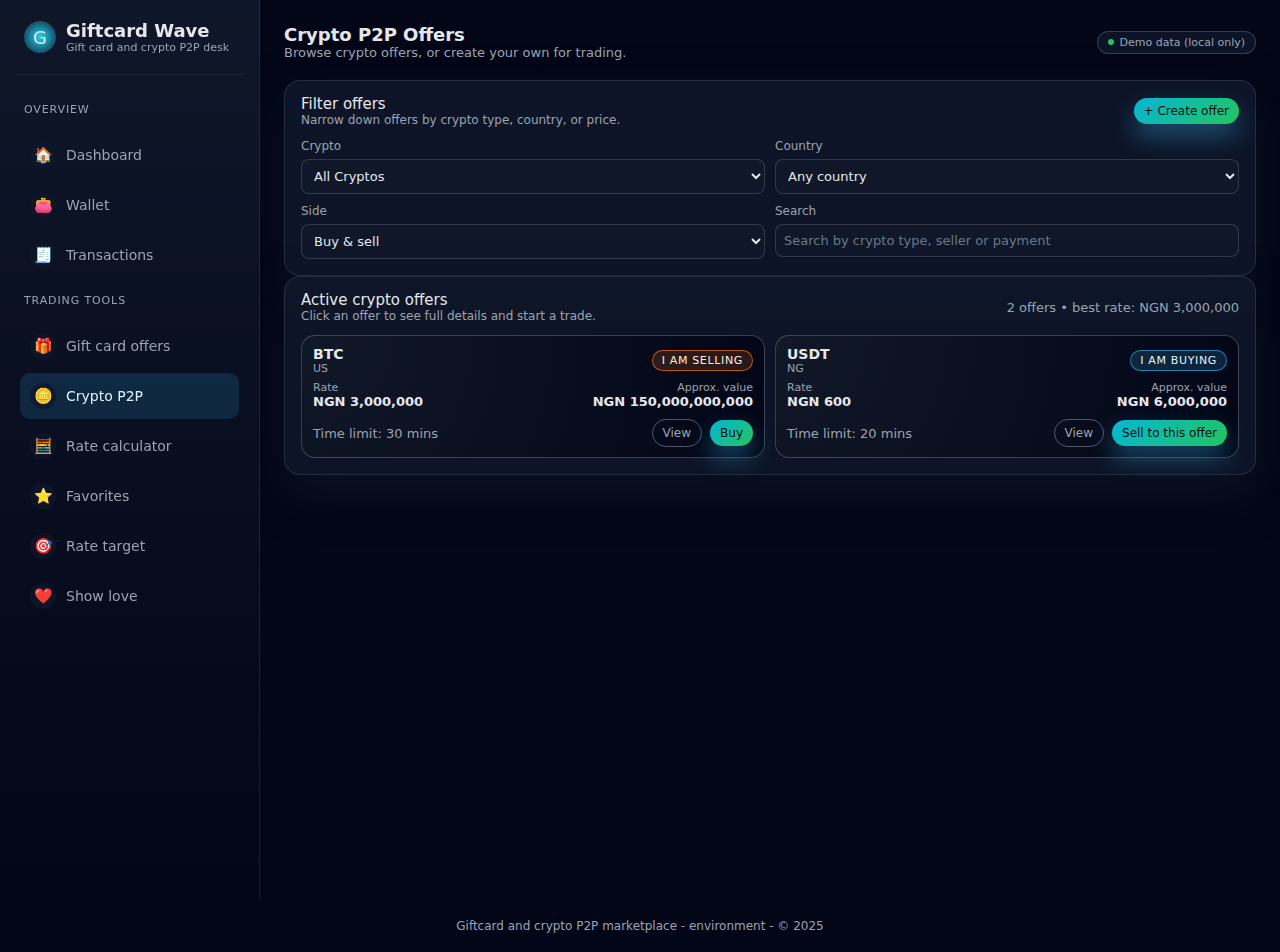
<file: crypto-p2p.html>
<!DOCTYPE html>
<html lang="en">

<head>
    <meta charset="utf-8" />
    <meta name="viewport" content="width=device-width, initial-scale=1" />
    <title>Giftcard & Crypto P2P - Crypto Offers</title>
    <link rel="stylesheet" href="styles.css" />
    <script src="crypto-p2p.js" defer></script>
</head>

<body>
    <button class="menu-btn" id="menuBtn">☰</button>

    <div class="app-shell">
        <!-- Sidebar -->
        <aside class="sidebar" id="sidebar">
            <div class="sidebar-header">
                <div class="sidebar-logo">G</div>
                <div>
                    <div class="sidebar-title">Giftcard Wave</div>
                    <div class="sidebar-subtitle">Gift card and crypto P2P desk</div>
                </div>
            </div>

            <div class="menu-group-label">Overview</div>
            <ul class="menu">
                <li>
                    <a class="menu-item" href="index.html">
                        <span class="icon">🏠</span>
                        <span>Dashboard</span>
                    </a>
                </li>
                <li>
                    <a class="menu-item" href="wallet.html">
                        <span class="icon">👛</span>
                        <span>Wallet</span>
                    </a>
                </li>
                <li>
                    <a class="menu-item" href="transactions.html">
                        <span class="icon">🧾</span>
                        <span>Transactions</span>
                    </a>
                </li>
            </ul>

            <div class="menu-group-label">Trading tools</div>
            <ul class="menu">
                <li>
                    <a class="menu-item" href="giftcard-offers.html">
                        <span class="icon">🎁</span>
                        <span>Gift card offers</span>
                    </a>
                </li>
                <li>
                    <a class="menu-item active" href="crypto-p2p.html">
                        <span class="icon">🪙</span>
                        <span>Crypto P2P</span>
                    </a>
                </li>
                <li>
                    <a class="menu-item" href="rate-calculator.html">
                        <span class="icon">🧮</span>
                        <span>Rate calculator</span>
                    </a>
                </li>
                <li>
                    <a class="menu-item" href="favorites.html">
                        <span class="icon">⭐</span>
                        <span>Favorites</span>
                    </a>
                </li>
                <li>
                    <a class="menu-item" href="rate-target.html">
                        <span class="icon">🎯</span>
                        <span>Rate target</span>
                    </a>
                </li>
                <li>
                    <a class="menu-item" href="show-love.html">
                        <span class="icon">❤️</span>
                        <span>Show love</span>
                    </a>
                </li>
            </ul>
        </aside>

        <!-- Main -->
        <main class="main-content">
            <header class="page-header">
                <div>
                    <div class="page-header-title">Crypto P2P Offers</div>
                    <div class="page-header-sub">
                        Browse crypto offers, or create your own for trading.
                    </div>
                </div>
                <div class="row">
                    <span class="chip">
                        <span class="chip-dot"></span>
                        Demo data (local only)
                    </span>
                </div>
            </header>

            <!-- Filters Section -->
            <section class="card">
                <div class="card-header">
                    <div>
                        <div class="card-title">Filter offers</div>
                        <div class="card-subtitle">
                            Narrow down offers by crypto type, country, or price.
                        </div>
                    </div>
                    <button id="open-create-modal" class="btn btn-primary btn-sm">
                        + Create offer
                    </button>
                </div>

                <div class="offers-filter-row">
                    <div class="form-col">
                        <label>Crypto</label>
                        <select id="filter-crypto">
                            <option value="all">All Cryptos</option>
                            <option value="BTC">Bitcoin (BTC)</option>
                            <option value="USDT">Tether (USDT)</option>
                            <option value="ETH">Ethereum (ETH)</option>
                        </select>
                    </div>

                    <div class="form-col">
                        <label>Country</label>
                        <select id="filter-country">
                            <option value="all">Any country</option>
                            <option value="US">United States</option>
                            <option value="NG">Nigeria</option>
                            <option value="UK">United Kingdom</option>
                            <option value="CA">Canada</option>
                        </select>
                    </div>

                    <div class="form-col">
                        <label>Side</label>
                        <select id="filter-side">
                            <option value="all">Buy & sell</option>
                            <option value="buy">I am buying</option>
                            <option value="sell">I am selling</option>
                        </select>
                    </div>

                    <div class="form-col">
                        <label>Search</label>
                        <input id="filter-search" placeholder="Search by crypto type, seller or payment" />
                    </div>
                </div>
            </section>

            <!-- Crypto Offer Cards -->
            <section class="card">
                <div class="card-header">
                    <div>
                        <div class="card-title">Active crypto offers</div>
                        <div class="card-subtitle">
                            Click an offer to see full details and start a trade.
                        </div>
                    </div>
                    <div class="muted small">
                        <span id="offers-count">0</span> offers •
                        best rate: <span id="offers-best-rate">–</span>
                    </div>
                </div>

                <div id="offers-list" class="offers-grid"></div>
                <div id="offers-empty" class="muted small" style="margin-top:8px">
                    No offers match your filters. Adjust filters or create a new offer.
                </div>
            </section>
        </main>
    </div>

    <footer>
        Giftcard and crypto P2P marketplace - environment - © 2025
    </footer>

    <!-- CREATE OFFER MODAL -->
    <div id="offer-create-modal" class="modal-backdrop">
        <div class="modal">
            <div class="modal-header">
                <h3 class="modal-title">Create Crypto offer</h3>
            </div>
            <div class="modal-body">
                <form id="create-offer-form">
                    <div class="form-row">
                        <div class="form-col">
                            <label>Side</label>
                            <select id="offer-side" required>
                                <option value="sell">I am selling crypto</option>
                                <option value="buy">I am buying crypto</option>
                            </select>
                        </div>
                        <div class="form-col">
                            <label>Crypto</label>
                            <input id="offer-crypto" placeholder="Bitcoin, USDT, etc." required />
                        </div>
                    </div>

                    <div class="form-row">
                        <div class="form-col">
                            <label>Country</label>
                            <input id="offer-country" placeholder="US, NG, etc." />
                        </div>
                        <div class="form-col">
                            <label>Payment Method</label>
                            <input id="offer-payment" placeholder="Bank transfer, crypto wallet..." required />
                        </div>
                    </div>

                    <div class="form-row">
                        <div class="form-col">
                            <label>Amount (per unit)</label>
                            <input id="offer-amount" type="number" min="1" step="1"
                                placeholder="Amount per unit (BTC, USDT)" required />
                        </div>
                        <div class="form-col">
                            <label>Rate (NGN)</label>
                            <input id="offer-rate" type="number" min="1" step="0.01"
                                placeholder="Rate per unit (e.g. 900)" required />
                        </div>
                    </div>

                    <div class="form-row">
                        <div class="form-col">
                            <label>Min Amount (NGN)</label>
                            <input id="offer-min" type="number" min="1" step="1" placeholder="Min Amount (NGN)" />
                        </div>
                        <div class="form-col">
                            <label>Max Amount (NGN)</label>
                            <input id="offer-max" type="number" min="1" step="1" placeholder="Max Amount (NGN)" />
                        </div>
                    </div>

                    <div style="margin-top: 8px">
                        <label>Terms & instructions</label>
                        <textarea id="offer-terms" rows="3"
                            placeholder="Add any specific instructions for the trade."></textarea>
                    </div>

                    <div style="margin-top: 12px; display: flex; justify-content: flex-end; gap: 8px">
                        <button type="button" id="create-offer-cancel" class="btn btn-outline btn-sm">
                            Cancel
                        </button>
                        <button type="submit" class="btn btn-primary btn-sm">
                            Save offer
                        </button>
                    </div>
                </form>
            </div>
        </div>
    </div>

    <!-- VIEW OFFER MODAL -->
    <div id="offer-view-modal" class="modal-backdrop">
        <div class="modal">
            <div class="modal-header">
                <h3 id="view-title" class="modal-title">Offer details</h3>
            </div>
            <div id="view-body" class="modal-body">
                <!-- Offer details here -->
            </div>
            <div class="modal-actions">
                <button id="view-close" type="button" class="btn btn-outline btn-sm">
                    Close
                </button>
                <button id="view-start-trade" type="button" class="btn btn-primary btn-sm">
                    Start trade (demo)
                </button>
            </div>
        </div>
    </div>
</body>


</html>
</file>
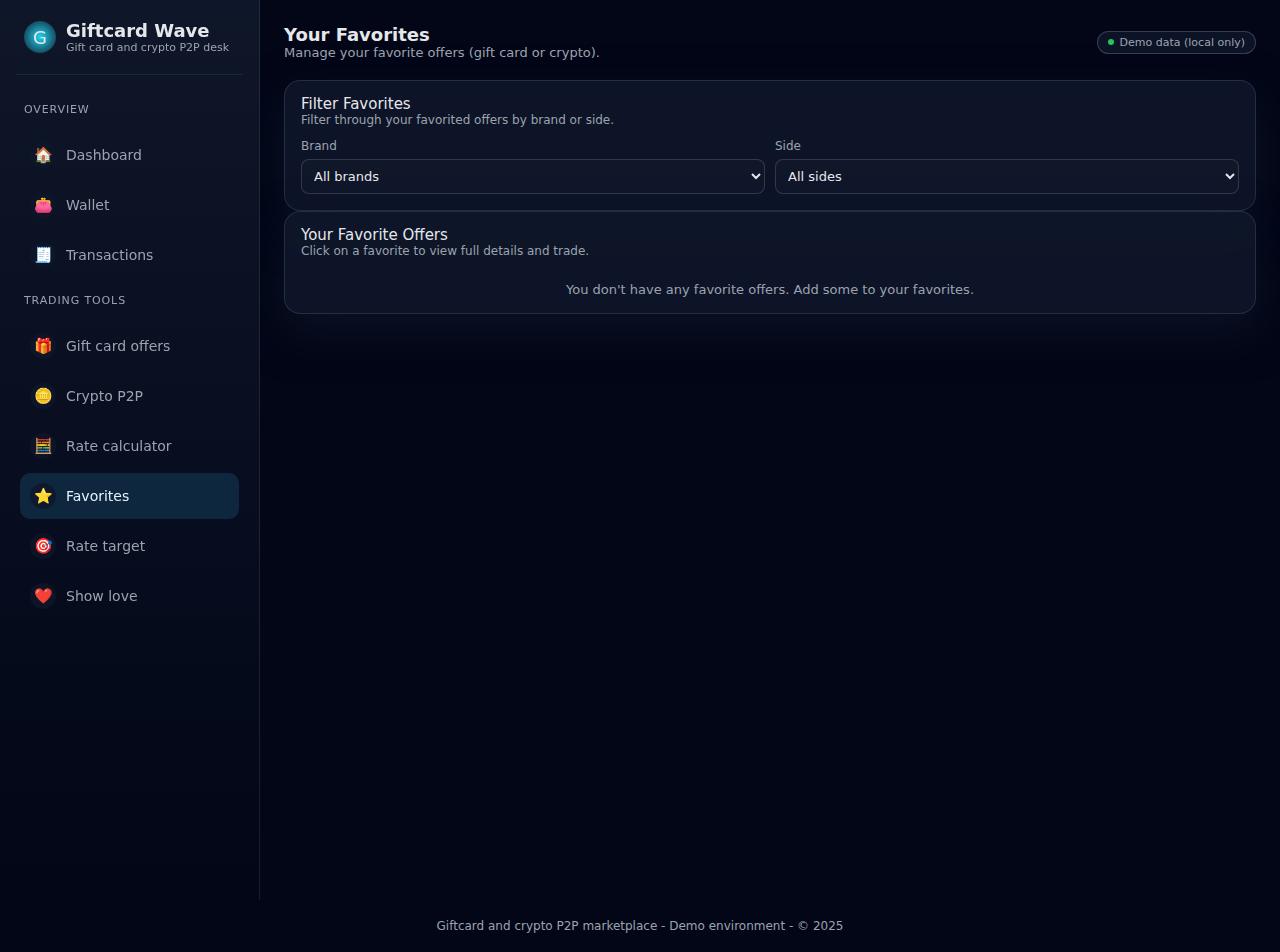
<file: favorites.html>
<!DOCTYPE html>
<html lang="en">

<head>
    <meta charset="utf-8" />
    <meta name="viewport" content="width=device-width, initial-scale=1" />
    <title>Giftcard & Crypto P2P - Favorites</title>
    <link rel="stylesheet" href="styles.css" />
    <script src="favorites.js" defer></script>
</head>

<body>
    <button class="menu-btn" id="menuBtn">☰</button>

    <div class="app-shell">
        <!-- Sidebar -->
        <aside class="sidebar" id="sidebar">
            <div class="sidebar-header">
                <div class="sidebar-logo">G</div>
                <div>
                    <div class="sidebar-title">Giftcard Wave</div>
                    <div class="sidebar-subtitle">Gift card and crypto P2P desk</div>
                </div>
            </div>

            <div class="menu-group-label">Overview</div>
            <ul class="menu">
                <li>
                    <a class="menu-item" href="index.html">
                        <span class="icon">🏠</span>
                        <span>Dashboard</span>
                    </a>
                </li>
                <li>
                    <a class="menu-item" href="wallet.html">
                        <span class="icon">👛</span>
                        <span>Wallet</span>
                    </a>
                </li>
                <li>
                    <a class="menu-item" href="transactions.html">
                        <span class="icon">🧾</span>
                        <span>Transactions</span>
                    </a>
                </li>
            </ul>

            <div class="menu-group-label">Trading tools</div>
            <ul class="menu">
                <li>
                    <a class="menu-item" href="giftcard-offers.html">
                        <span class="icon">🎁</span>
                        <span>Gift card offers</span>
                    </a>
                </li>
                <li>
                    <a class="menu-item" href="crypto-p2p.html">
                        <span class="icon">🪙</span>
                        <span>Crypto P2P</span>
                    </a>
                </li>
                <li>
                    <a class="menu-item" href="rate-calculator.html">
                        <span class="icon">🧮</span>
                        <span>Rate calculator</span>
                    </a>
                </li>
                <li>
                    <a class="menu-item active" href="favorites.html">
                        <span class="icon">⭐</span>
                        <span>Favorites</span>
                    </a>
                </li>
                <li>
                    <a class="menu-item" href="rate-target.html">
                        <span class="icon">🎯</span>
                        <span>Rate target</span>
                    </a>
                </li>
                <li>
                    <a class="menu-item" href="show-love.html">
                        <span class="icon">❤️</span>
                        <span>Show love</span>
                    </a>
                </li>
            </ul>
        </aside>

        <!-- Main -->
        <main class="main-content">
            <header class="page-header">
                <div>
                    <div class="page-header-title">Your Favorites</div>
                    <div class="page-header-sub">
                        Manage your favorite offers (gift card or crypto).
                    </div>
                </div>
                <div class="row">
                    <span class="chip">
                        <span class="chip-dot"></span>
                        Demo data (local only)
                    </span>
                </div>
            </header>

            <!-- Filters Section -->
            <section class="card">
                <div class="card-header">
                    <div>
                        <div class="card-title">Filter Favorites</div>
                        <div class="card-subtitle">
                            Filter through your favorited offers by brand or side.
                        </div>
                    </div>
                </div>

                <div class="offers-filter-row">
                    <div class="form-col">
                        <label>Brand</label>
                        <select id="filter-brand">
                            <option value="all">All brands</option>
                            <option value="Amazon">Amazon</option>
                            <option value="Steam">Steam</option>
                            <option value="Google Play">Google Play</option>
                        </select>
                    </div>

                    <div class="form-col">
                        <label>Side</label>
                        <select id="filter-side">
                            <option value="all">All sides</option>
                            <option value="buy">I am buying</option>
                            <option value="sell">I am selling</option>
                        </select>
                    </div>
                </div>
            </section>

            <!-- Favorites List -->
            <section class="card">
                <div class="card-header">
                    <div>
                        <div class="card-title">Your Favorite Offers</div>
                        <div class="card-subtitle">
                            Click on a favorite to view full details and trade.
                        </div>
                    </div>
                </div>

                <div id="favorites-list" class="offers-grid"></div>
                <div id="favorites-empty" class="muted small" style="margin-top:8px">
                    You don't have any favorite offers. Add some to your favorites.
                </div>
            </section>
        </main>
    </div>

    <footer>
        Giftcard and crypto P2P marketplace - Demo environment - © 2025
    </footer>

    <!-- VIEW FAVORITE MODAL -->
    <div id="favorite-view-modal" class="modal-backdrop">
        <div class="modal">
            <div class="modal-header">
                <h3 id="view-title" class="modal-title">Favorite Offer Details</h3>
            </div>
            <div id="view-body" class="modal-body">
                <!-- Offer details here -->
            </div>
            <div class="modal-actions">
                <button id="view-close" type="button" class="btn btn-outline btn-sm">
                    Close
                </button>
                <button id="view-start-trade" type="button" class="btn btn-primary btn-sm">
                    Start trade (demo)
                </button>
            </div>
        </div>
    </div>
</body>


</html>
</file>
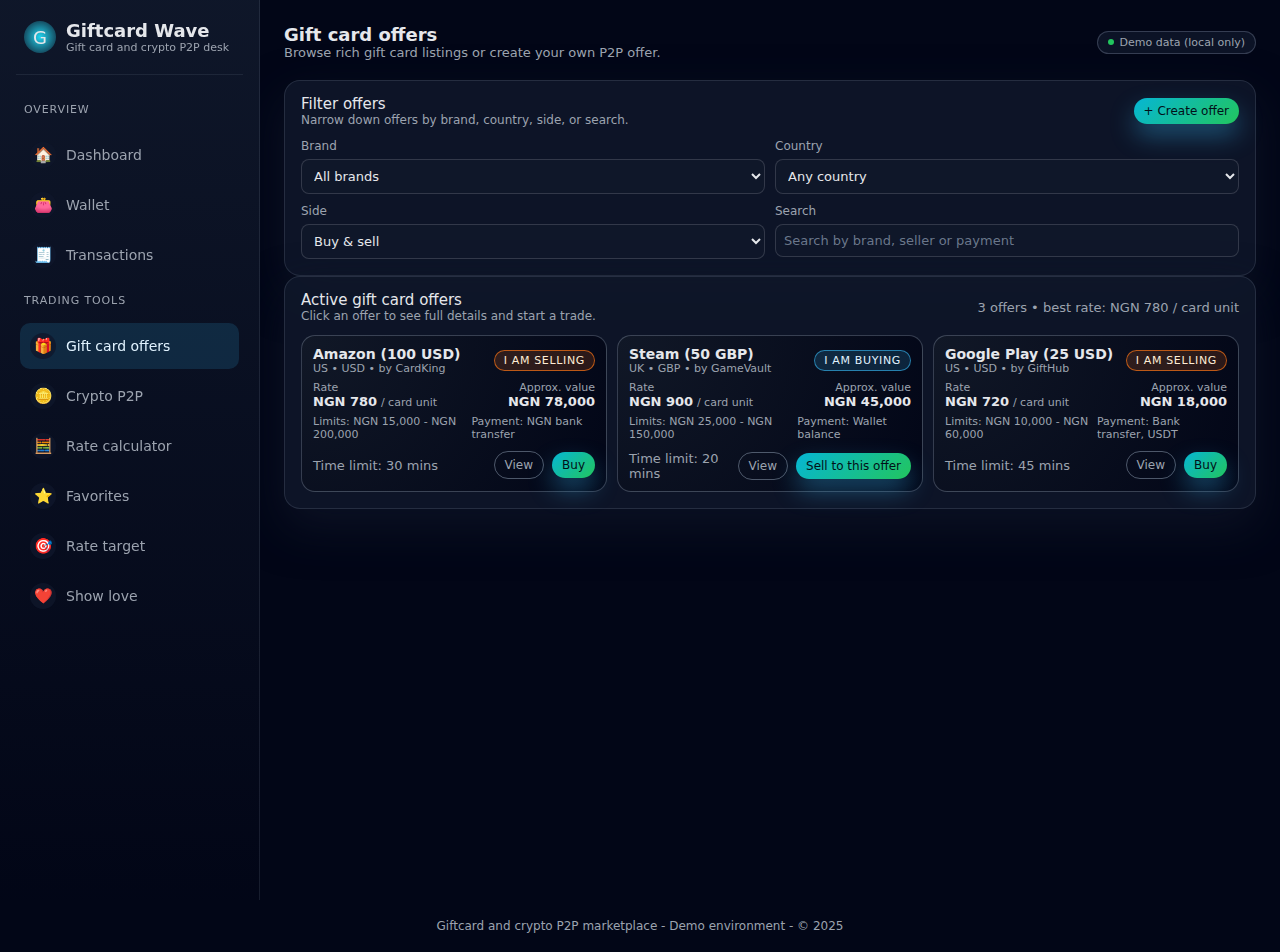
<file: giftcard-offers.html>
<!DOCTYPE html>
<html lang="en">

<head>
    <meta charset="utf-8" />
    <meta name="viewport" content="width=device-width,initial-scale=1" />
    <title>Giftcard & Crypto P2P - Gift card offers</title>
    <link rel="stylesheet" href="styles.css" />
    <script src="giftcard-offers.js" defer></script>
</head>

<body>
    <button class="menu-btn" id="menuBtn">☰</button>

    <div class="app-shell">
        <!-- Sidebar -->
        <aside class="sidebar" id="sidebar">
            <div class="sidebar-header">
                <div class="sidebar-logo">G</div>
                <div>
                    <div class="sidebar-title">Giftcard Wave</div>
                    <div class="sidebar-subtitle">Gift card and crypto P2P desk</div>
                </div>
            </div>

            <div class="menu-group-label">Overview</div>
            <ul class="menu">
                <li>
                    <a class="menu-item" href="index.html">
                        <span class="icon">🏠</span>
                        <span>Dashboard</span>
                    </a>
                </li>
                <li>
                    <a class="menu-item" href="wallet.html">
                        <span class="icon">👛</span>
                        <span>Wallet</span>
                    </a>
                </li>
                <li>
                    <a class="menu-item" href="transactions.html">
                        <span class="icon">🧾</span>
                        <span>Transactions</span>
                    </a>
                </li>
            </ul>

            <div class="menu-group-label">Trading tools</div>
            <ul class="menu">
                <li>
                    <a class="menu-item active" href="giftcard-offers.html">
                        <span class="icon">🎁</span>
                        <span>Gift card offers</span>
                    </a>
                </li>
                <li>
                    <a class="menu-item" href="crypto-p2p.html">
                        <span class="icon">🪙</span>
                        <span>Crypto P2P</span>
                    </a>
                </li>
                <li>
                    <a class="menu-item" href="rate-calculator.html">
                        <span class="icon">🧮</span>
                        <span>Rate calculator</span>
                    </a>
                </li>
                <li>
                    <a class="menu-item" href="favorites.html">
                        <span class="icon">⭐</span>
                        <span>Favorites</span>
                    </a>
                </li>
                <li>
                    <a class="menu-item" href="rate-target.html">
                        <span class="icon">🎯</span>
                        <span>Rate target</span>
                    </a>
                </li>
                <li>
                    <a class="menu-item" href="show-love.html">
                        <span class="icon">❤️</span>
                        <span>Show love</span>
                    </a>
                </li>
            </ul>
        </aside>

        <!-- Main -->
        <main class="main-content">
            <header class="page-header">
                <div>
                    <div class="page-header-title">Gift card offers</div>
                    <div class="page-header-sub">
                        Browse rich gift card listings or create your own P2P offer.
                    </div>
                </div>
                <div class="row">
                    <span class="chip">
                        <span class="chip-dot"></span>
                        Demo data (local only)
                    </span>
                </div>
            </header>

            <!-- Filters + quick stats -->
            <section class="card">
                <div class="card-header">
                    <div>
                        <div class="card-title">Filter offers</div>
                        <div class="card-subtitle">
                            Narrow down offers by brand, country, side, or search.
                        </div>
                    </div>
                    <button id="open-create-modal" class="btn btn-primary btn-sm">
                        + Create offer
                    </button>
                </div>

                <div class="offers-filter-row">
                    <div class="form-col">
                        <label>Brand</label>
                        <select id="filter-brand">
                            <option value="all">All brands</option>
                            <option value="Amazon">Amazon</option>
                            <option value="iTunes">iTunes</option>
                            <option value="Steam">Steam</option>
                            <option value="Google Play">Google Play</option>
                        </select>
                    </div>

                    <div class="form-col">
                        <label>Country</label>
                        <select id="filter-country">
                            <option value="all">Any country</option>
                            <option value="US">United States</option>
                            <option value="UK">United Kingdom</option>
                            <option value="NG">Nigeria</option>
                            <option value="CA">Canada</option>
                        </select>
                    </div>

                    <div class="form-col">
                        <label>Side</label>
                        <select id="filter-side">
                            <option value="all">Buy & sell</option>
                            <option value="buy">I am buying</option>
                            <option value="sell">I am selling</option>
                        </select>
                    </div>

                    <div class="form-col">
                        <label>Search</label>
                        <input id="filter-search" placeholder="Search by brand, seller or payment" />
                    </div>
                </div>
            </section>

            <!-- Offer cards -->
            <section class="card">
                <div class="card-header">
                    <div>
                        <div class="card-title">Active gift card offers</div>
                        <div class="card-subtitle">
                            Click an offer to see full details and start a trade.
                        </div>
                    </div>
                    <div class="muted small">
                        <span id="offers-count">0</span> offers •
                        best rate: <span id="offers-best-rate">–</span>
                    </div>
                </div>

                <div id="offers-list" class="offers-grid"></div>
                <div id="offers-empty" class="muted small" style="margin-top:8px">
                    No offers match your filters. Adjust filters or create a new offer.
                </div>
            </section>
        </main>
    </div>

    <footer>
        Giftcard and crypto P2P marketplace - Demo environment - © 2025
    </footer>

    <!-- CREATE OFFER MODAL -->
    <div id="offer-create-modal" class="modal-backdrop">
        <div class="modal">
            <div class="modal-header">
                <h3 class="modal-title">Create gift card offer</h3>
            </div>
            <div class="modal-body">
                <!-- In Laravel, this becomes a normal POST form with @csrf -->
                <form id="create-offer-form">
                    <div class="form-row">
                        <div class="form-col">
                            <label>Side</label>
                            <select id="offer-side" required>
                                <option value="sell">I am selling card</option>
                                <option value="buy">I am buying card</option>
                            </select>
                        </div>
                        <div class="form-col">
                            <label>Brand</label>
                            <input id="offer-brand" placeholder="Amazon, iTunes..." required />
                        </div>
                    </div>

                    <div class="form-row">
                        <div class="form-col">
                            <label>Country</label>
                            <input id="offer-country" placeholder="US, UK, NG..." required />
                        </div>
                        <div class="form-col">
                            <label>Card currency</label>
                            <input id="offer-card-currency" placeholder="USD, GBP..." />
                        </div>
                    </div>

                    <div class="form-row">
                        <div class="form-col">
                            <label>Face value (per card)</label>
                            <input id="offer-face-value" type="number" min="1" step="1" placeholder="e.g. 100"
                                required />
                        </div>
                        <div class="form-col">
                            <label>Rate (NGN per 1 card unit)</label>
                            <input id="offer-rate" type="number" min="1" step="0.01" placeholder="e.g. 750" required />
                        </div>
                    </div>

                    <div class="form-row">
                        <div class="form-col">
                            <label>Min amount (NGN)</label>
                            <input id="offer-min-ngn" type="number" min="1" step="1" placeholder="e.g. 10,000" />
                        </div>
                        <div class="form-col">
                            <label>Max amount (NGN)</label>
                            <input id="offer-max-ngn" type="number" min="1" step="1" placeholder="e.g. 200,000" />
                        </div>
                    </div>

                    <div class="form-row">
                        <div class="form-col">
                            <label>Payment method(s)</label>
                            <input id="offer-payment" placeholder="Bank transfer, wallet..." required />
                        </div>
                        <div class="form-col">
                            <label>Auto time limit (mins)</label>
                            <input id="offer-time-limit" type="number" min="5" step="5" placeholder="e.g. 30" />
                        </div>
                    </div>

                    <div style="margin-top:8px">
                        <label>Terms & instructions</label>
                        <textarea id="offer-terms" rows="3"
                            placeholder="Explain how you want the card sent, proof, etc."></textarea>
                    </div>

                    <div style="margin-top:12px; display:flex; justify-content:flex-end; gap:8px">
                        <button type="button" id="create-offer-cancel" class="btn btn-outline btn-sm">
                            Cancel
                        </button>
                        <button type="submit" class="btn btn-primary btn-sm">
                            Save offer
                        </button>
                    </div>
                </form>
            </div>
        </div>
    </div>

    <!-- VIEW OFFER MODAL -->
    <div id="offer-view-modal" class="modal-backdrop">
        <div class="modal">
            <div class="modal-header">
                <h3 id="view-title" class="modal-title">Offer details</h3>
            </div>
            <div id="view-body" class="modal-body">
                <!-- Filled via JS -->
            </div>
            <div class="modal-actions">
                <button id="view-close" type="button" class="btn btn-outline btn-sm">
                    Close
                </button>
                <button id="view-start-trade" type="button" class="btn btn-primary btn-sm">
                    Start trade (demo)
                </button>
            </div>
        </div>
    </div>
</body>


</html>
</file>
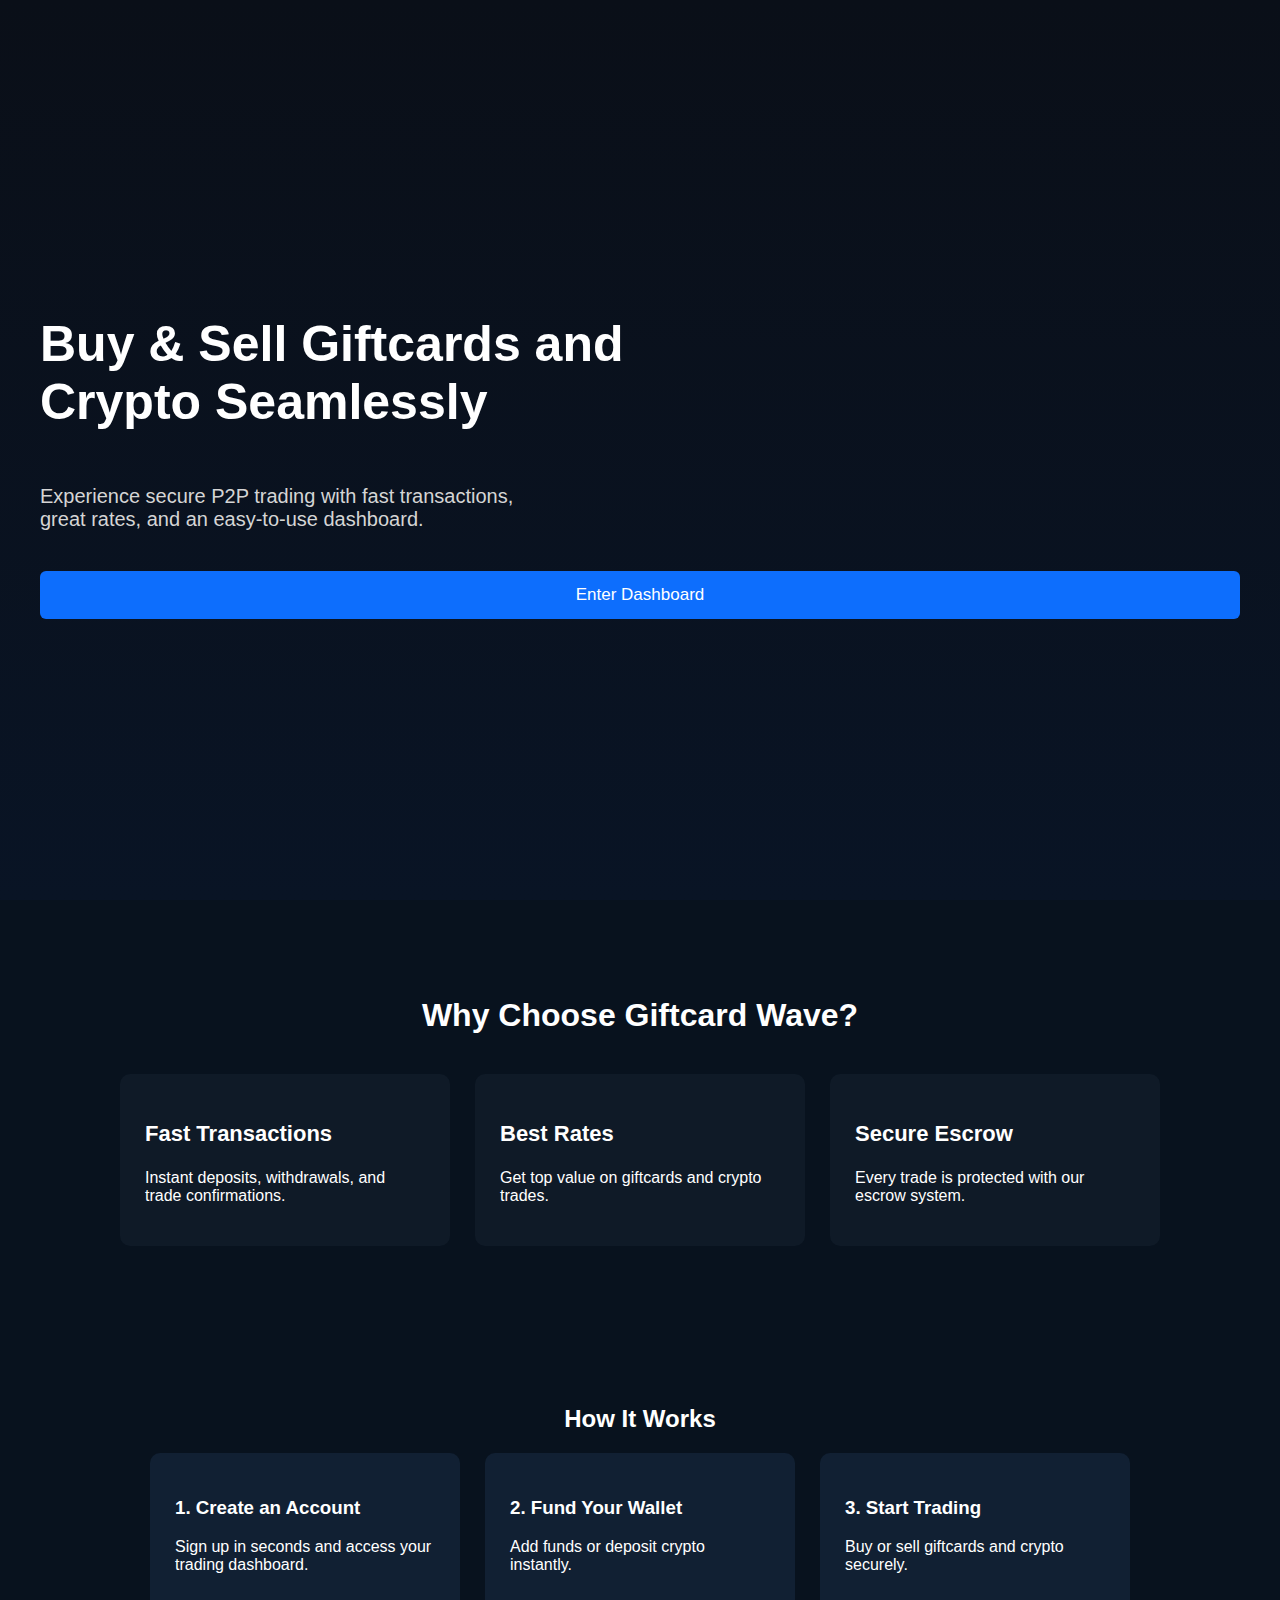
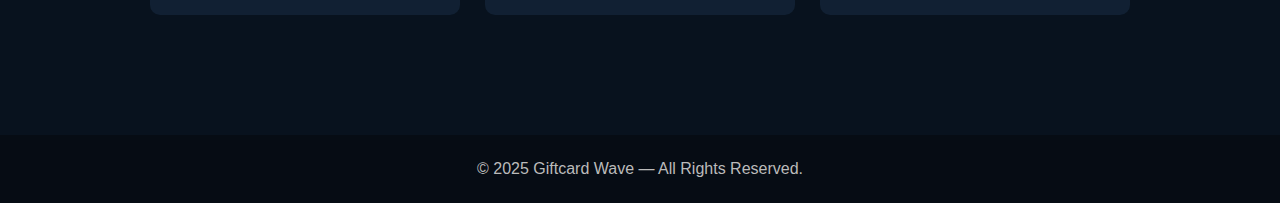
<file: landingpage.html>
<!DOCTYPE html>
<html lang="en">
<head>
<meta charset="UTF-8">
<meta name="viewport" content="width=device-width, initial-scale=1.0">
<title>Giftcard Wave – Buy & Sell Giftcards and Crypto Securely</title>

<style>
body {
    margin: 0;
    font-family: Arial, sans-serif;
    background: #08121e;
    color: white;
}

/* Hero Section */
.hero {
    height: 100vh;
    background: linear-gradient(to bottom, #0a0f18, #091425);
    display: flex;
    flex-direction: column;
    justify-content: center;
    padding: 0 40px;
}

.hero h1 {
    font-size: 50px;
    max-width: 650px;
}

.hero p {
    font-size: 20px;
    color: #d5d5d5;
    max-width: 500px;
}

.btn-primary {
    padding: 14px 25px;
    background: #0d6efd;
    color: white;
    border-radius: 6px;
    border: none;
    cursor: pointer;
    font-size: 17px;
    margin-top: 20px;
}

.btn-primary:hover {
    background: #3882ff;
}

/* Features Section */
.features {
    padding: 70px 40px;
    text-align: center;
}

.features h2 {
    font-size: 32px;
    margin-bottom: 40px;
}

.feature-box {
    display: flex;
    justify-content: center;
    flex-wrap: wrap;
    gap: 25px;
}

.feature {
    background: #0f1a27;
    width: 280px;
    padding: 25px;
    border-radius: 10px;
    text-align: left;
}

.feature h3 {
    font-size: 22px;
}

/* How it works */
.steps {
    padding: 70px 40px;
    text-align: center;
}

.step-box {
    display: flex;
    justify-content: center;
    flex-wrap: wrap;
    gap: 25px;
}

.step {
    background: #112033;
    padding: 25px;
    border-radius: 10px;
    width: 260px;
    text-align: left;
}

/* Footer */
.footer {
    background: #060c14;
    padding: 25px;
    text-align: center;
    margin-top: 50px;
    color: #bbb;
}

@media (max-width: 768px) {
    .hero h1 { font-size: 32px; }
    .hero p { font-size: 16px; }
}
</style>
</head>

<body>

<!-- HERO SECTION -->
<div class="hero">
    <h1>Buy & Sell Giftcards and Crypto Seamlessly</h1>
    <p>Experience secure P2P trading with fast transactions, great rates, and an easy-to-use dashboard.</p>
    <button class="btn-primary" onclick="location.href='index.html'">
        Enter Dashboard
    </button>
</div>

<!-- FEATURES SECTION -->
<div class="features">
    <h2>Why Choose Giftcard Wave?</h2>

    <div class="feature-box">
        <div class="feature">
            <h3>Fast Transactions</h3>
            <p>Instant deposits, withdrawals, and trade confirmations.</p>
        </div>

        <div class="feature">
            <h3>Best Rates</h3>
            <p>Get top value on giftcards and crypto trades.</p>
        </div>

        <div class="feature">
            <h3>Secure Escrow</h3>
            <p>Every trade is protected with our escrow system.</p>
        </div>
    </div>
</div>

<!-- HOW IT WORKS -->
<div class="steps">
    <h2>How It Works</h2>

    <div class="step-box">
        <div class="step">
            <h3>1. Create an Account</h3>
            <p>Sign up in seconds and access your trading dashboard.</p>
        </div>

        <div class="step">
            <h3>2. Fund Your Wallet</h3>
            <p>Add funds or deposit crypto instantly.</p>
        </div>

        <div class="step">
            <h3>3. Start Trading</h3>
            <p>Buy or sell giftcards and crypto securely.</p>
        </div>
    </div>
</div>

<!-- FOOTER -->
<div class="footer">
    © 2025 Giftcard Wave — All Rights Reserved.
</div>

</body>
</html>
</file>
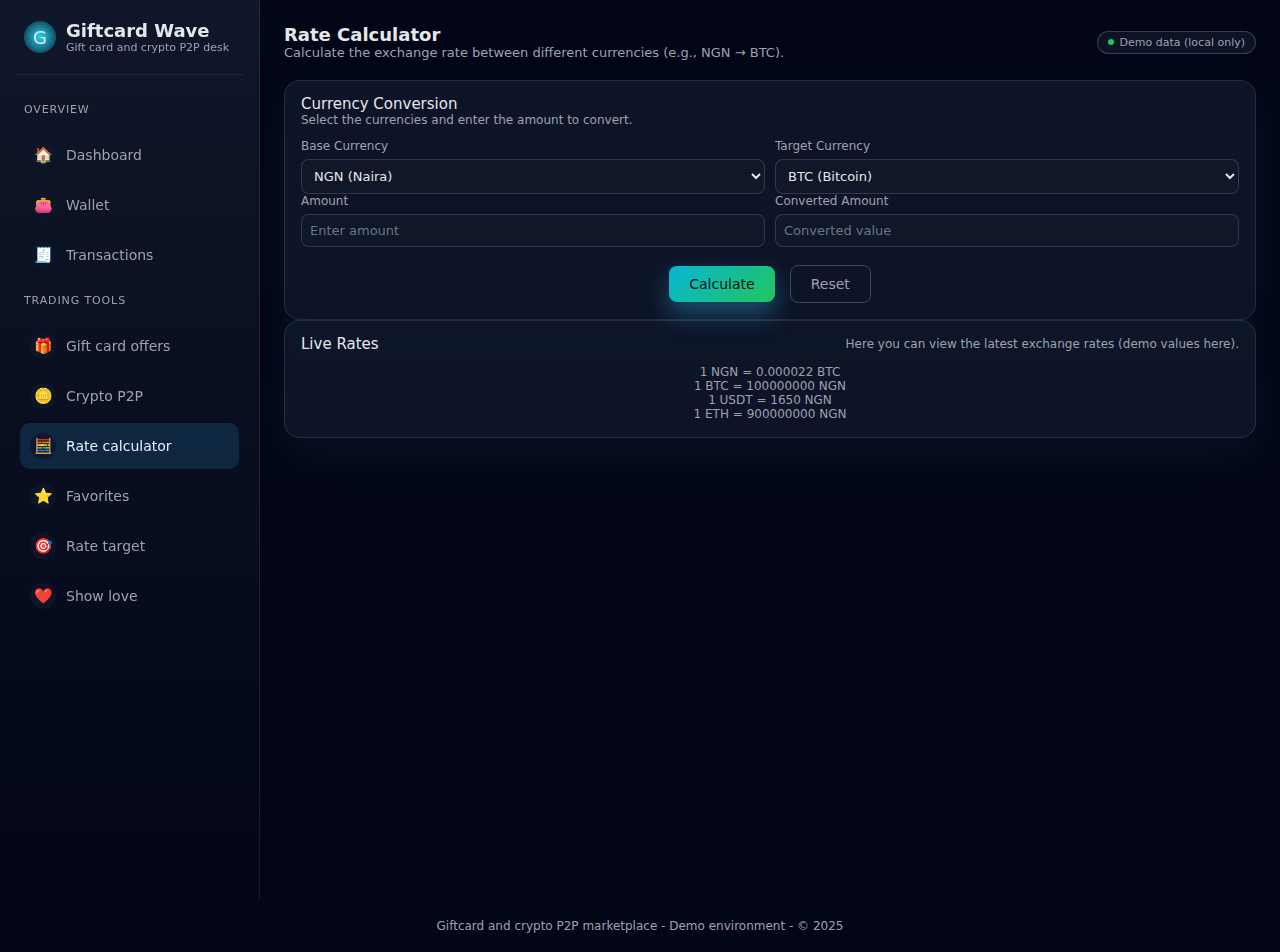
<file: rate-calculator.html>
<!DOCTYPE html>
<html lang="en">

<head>
    <meta charset="utf-8" />
    <meta name="viewport" content="width=device-width, initial-scale=1" />
    <title>Giftcard & Crypto P2P - Rate Calculator</title>
    <link rel="stylesheet" href="styles.css" />
    <script src="rate-calculator.js" defer></script>
</head>

<body>
    <button class="menu-btn" id="menuBtn">☰</button>

    <div class="app-shell">
        <!-- Sidebar -->
        <aside class="sidebar" id="sidebar">
            <div class="sidebar-header">
                <div class="sidebar-logo">G</div>
                <div>
                    <div class="sidebar-title">Giftcard Wave</div>
                    <div class="sidebar-subtitle">Gift card and crypto P2P desk</div>
                </div>
            </div>

            <div class="menu-group-label">Overview</div>
            <ul class="menu">
                <li>
                    <a class="menu-item" href="index.html">
                        <span class="icon">🏠</span>
                        <span>Dashboard</span>
                    </a>
                </li>
                <li>
                    <a class="menu-item" href="wallet.html">
                        <span class="icon">👛</span>
                        <span>Wallet</span>
                    </a>
                </li>
                <li>
                    <a class="menu-item" href="transactions.html">
                        <span class="icon">🧾</span>
                        <span>Transactions</span>
                    </a>
                </li>
            </ul>

            <div class="menu-group-label">Trading tools</div>
            <ul class="menu">
                <li>
                    <a class="menu-item" href="giftcard-offers.html">
                        <span class="icon">🎁</span>
                        <span>Gift card offers</span>
                    </a>
                </li>
                <li>
                    <a class="menu-item" href="crypto-p2p.html">
                        <span class="icon">🪙</span>
                        <span>Crypto P2P</span>
                    </a>
                </li>
                <li>
                    <a class="menu-item active" href="rate-calculator.html">
                        <span class="icon">🧮</span>
                        <span>Rate calculator</span>
                    </a>
                </li>
                <li>
                    <a class="menu-item" href="favorites.html">
                        <span class="icon">⭐</span>
                        <span>Favorites</span>
                    </a>
                </li>
                <li>
                    <a class="menu-item" href="rate-target.html">
                        <span class="icon">🎯</span>
                        <span>Rate target</span>
                    </a>
                </li>
                <li>
                    <a class="menu-item" href="show-love.html">
                        <span class="icon">❤️</span>
                        <span>Show love</span>
                    </a>
                </li>
            </ul>
        </aside>

        <!-- Main -->
        <main class="main-content">
            <header class="page-header">
                <div>
                    <div class="page-header-title">Rate Calculator</div>
                    <div class="page-header-sub">
                        Calculate the exchange rate between different currencies (e.g., NGN → BTC).
                    </div>
                </div>
                <div class="row">
                    <span class="chip">
                        <span class="chip-dot"></span>
                        Demo data (local only)
                    </span>
                </div>
            </header>

            <!-- Calculator Section -->
            <section class="card">
                <div class="card-header">
                    <div>
                        <div class="card-title">Currency Conversion</div>
                        <div class="card-subtitle">
                            Select the currencies and enter the amount to convert.
                        </div>
                    </div>
                </div>

                <div class="form-row">
                    <div class="form-col">
                        <label>Base Currency</label>
                        <select id="base-currency">
                            <option value="NGN">NGN (Naira)</option>
                            <option value="BTC">BTC (Bitcoin)</option>
                            <option value="USDT">USDT (Tether)</option>
                            <option value="ETH">ETH (Ethereum)</option>
                        </select>
                    </div>

                    <div class="form-col">
                        <label>Target Currency</label>
                        <select id="target-currency">
                            <option value="BTC">BTC (Bitcoin)</option>
                            <option value="NGN">NGN (Naira)</option>
                            <option value="USDT">USDT (Tether)</option>
                            <option value="ETH">ETH (Ethereum)</option>
                        </select>
                    </div>
                </div>

                <div class="form-row">
                    <div class="form-col">
                        <label>Amount</label>
                        <input id="amount" type="number" min="1" step="0.01" placeholder="Enter amount" />
                    </div>

                    <div class="form-col">
                        <label>Converted Amount</label>
                        <input id="converted-amount" type="text" disabled placeholder="Converted value" />
                    </div>
                </div>

                <div style="margin-top: 8px; text-align: center;">
                    <button id="calculate-btn" class="btn btn-primary btn-sm">
                        Calculate
                    </button>
                    <button id="reset-btn" class="btn btn-outline btn-sm" style="margin-left: 10px;">
                        Reset
                    </button>
                </div>
            </section>

            <!-- Rates Section (Optional for showing live rates in the future) -->
            <section class="card">
                <div class="card-header">
                    <div class="card-title">Live Rates</div>
                    <div class="card-subtitle">
                        Here you can view the latest exchange rates (demo values here).
                    </div>
                </div>
                <div id="live-rates" class="muted small">Rates shown are for demo only.</div>
            </section>
        </main>
    </div>

    <footer>
        Giftcard and crypto P2P marketplace - Demo environment - © 2025
    </footer>
</body>


</html>
</file>
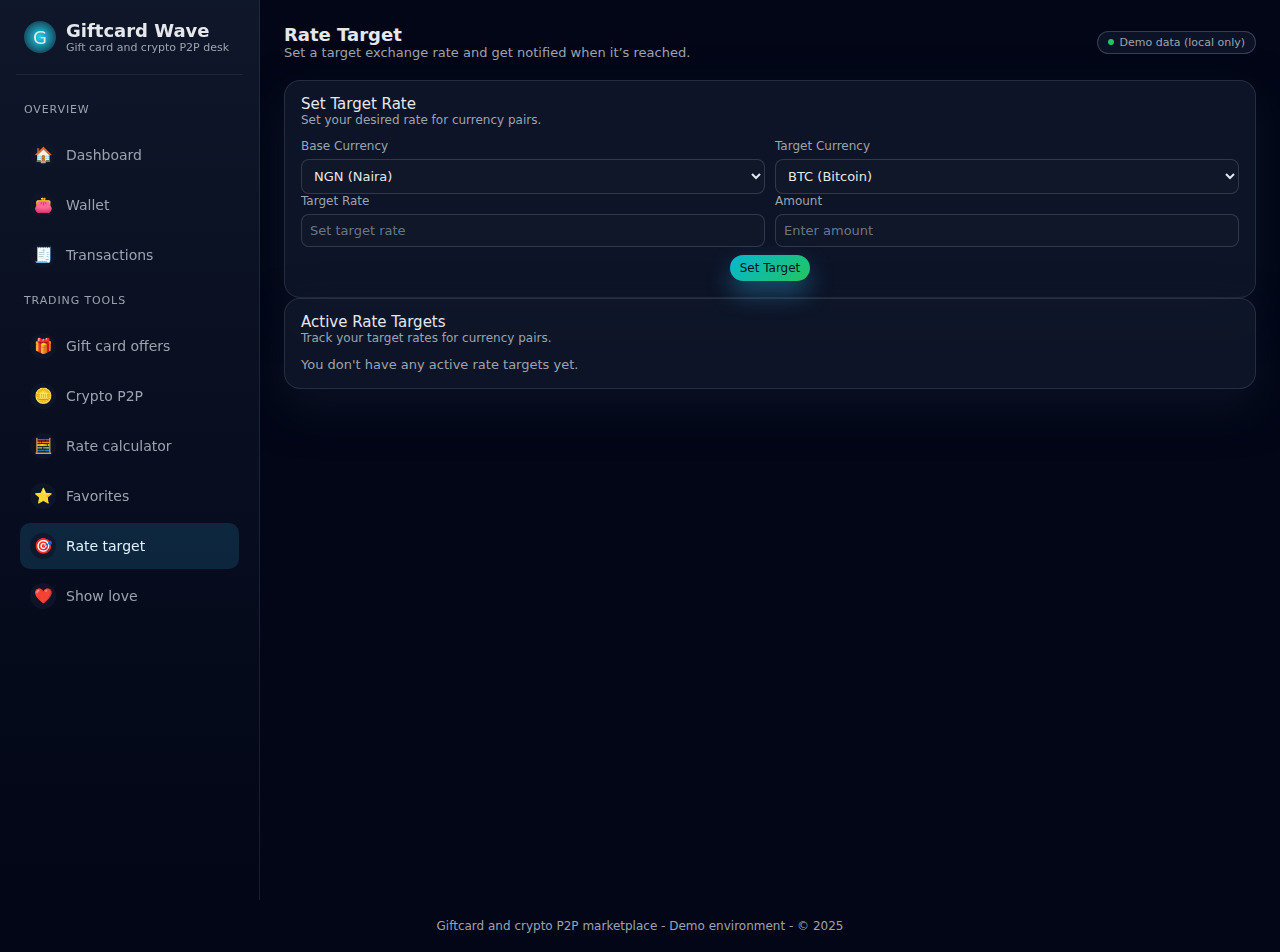
<file: rate-target.html>
<!DOCTYPE html>
<html lang="en">

<head>
    <meta charset="utf-8" />
    <meta name="viewport" content="width=device-width, initial-scale=1" />
    <title>Giftcard & Crypto P2P - Rate Target</title>
    <link rel="stylesheet" href="styles.css" />
    <script src="rate-target.js" defer></script>
</head>

<body>
    <button class="menu-btn" id="menuBtn">☰</button>

    <div class="app-shell">
        <!-- Sidebar -->
        <aside class="sidebar" id="sidebar">
            <div class="sidebar-header">
                <div class="sidebar-logo">G</div>
                <div>
                    <div class="sidebar-title">Giftcard Wave</div>
                    <div class="sidebar-subtitle">Gift card and crypto P2P desk</div>
                </div>
            </div>

            <div class="menu-group-label">Overview</div>
            <ul class="menu">
                <li>
                    <a class="menu-item" href="index.html">
                        <span class="icon">🏠</span>
                        <span>Dashboard</span>
                    </a>
                </li>
                <li>
                    <a class="menu-item" href="wallet.html">
                        <span class="icon">👛</span>
                        <span>Wallet</span>
                    </a>
                </li>
                <li>
                    <a class="menu-item" href="transactions.html">
                        <span class="icon">🧾</span>
                        <span>Transactions</span>
                    </a>
                </li>
            </ul>

            <div class="menu-group-label">Trading tools</div>
            <ul class="menu">
                <li>
                    <a class="menu-item" href="giftcard-offers.html">
                        <span class="icon">🎁</span>
                        <span>Gift card offers</span>
                    </a>
                </li>
                <li>
                    <a class="menu-item" href="crypto-p2p.html">
                        <span class="icon">🪙</span>
                        <span>Crypto P2P</span>
                    </a>
                </li>
                <li>
                    <a class="menu-item" href="rate-calculator.html">
                        <span class="icon">🧮</span>
                        <span>Rate calculator</span>
                    </a>
                </li>
                <li>
                    <a class="menu-item" href="favorites.html">
                        <span class="icon">⭐</span>
                        <span>Favorites</span>
                    </a>
                </li>
                <li>
                    <a class="menu-item active" href="rate-target.html">
                        <span class="icon">🎯</span>
                        <span>Rate target</span>
                    </a>
                </li>
                <li>
                    <a class="menu-item" href="show-love.html">
                        <span class="icon">❤️</span>
                        <span>Show love</span>
                    </a>
                </li>
            </ul>
        </aside>

        <!-- Main -->
        <main class="main-content">
            <header class="page-header">
                <div>
                    <div class="page-header-title">Rate Target</div>
                    <div class="page-header-sub">
                        Set a target exchange rate and get notified when it’s reached.
                    </div>
                </div>
                <div class="row">
                    <span class="chip">
                        <span class="chip-dot"></span>
                        Demo data (local only)
                    </span>
                </div>
            </header>

            <!-- Set Target Section -->
            <section class="card">
                <div class="card-header">
                    <div>
                        <div class="card-title">Set Target Rate</div>
                        <div class="card-subtitle">
                            Set your desired rate for currency pairs.
                        </div>
                    </div>
                </div>

                <form id="set-target-form">
                    <div class="form-row">
                        <div class="form-col">
                            <label>Base Currency</label>
                            <select id="target-base-currency">
                                <option value="NGN">NGN (Naira)</option>
                                <option value="BTC">BTC (Bitcoin)</option>
                                <option value="USDT">USDT (Tether)</option>
                                <option value="ETH">ETH (Ethereum)</option>
                            </select>
                        </div>

                        <div class="form-col">
                            <label>Target Currency</label>
                            <select id="target-target-currency">
                                <option value="BTC">BTC (Bitcoin)</option>
                                <option value="NGN">NGN (Naira)</option>
                                <option value="USDT">USDT (Tether)</option>
                                <option value="ETH">ETH (Ethereum)</option>
                            </select>
                        </div>
                    </div>

                    <div class="form-row">
                        <div class="form-col">
                            <label>Target Rate</label>
                            <input id="target-rate" type="number" min="0.0001" step="0.0001"
                                placeholder="Set target rate" />
                        </div>

                        <div class="form-col">
                            <label>Amount</label>
                            <input id="target-amount" type="number" min="1" step="1" placeholder="Enter amount" />
                        </div>
                    </div>

                    <div style="margin-top: 8px; text-align: center;">
                        <button type="submit" class="btn btn-primary btn-sm">
                            Set Target
                        </button>
                    </div>
                </form>
            </section>

            <!-- Active Targets List -->
            <section class="card">
                <div class="card-header">
                    <div>
                        <div class="card-title">Active Rate Targets</div>
                        <div class="card-subtitle">
                            Track your target rates for currency pairs.
                        </div>
                    </div>
                </div>

                <div id="active-targets-list" class="targets-grid"></div>
                <div id="no-active-targets" class="muted small" style="margin-top:8px">
                    You don't have any active rate targets yet.
                </div>
            </section>
        </main>
    </div>

    <footer>
        Giftcard and crypto P2P marketplace - Demo environment - © 2025
    </footer>
</body>


</html>
</file>
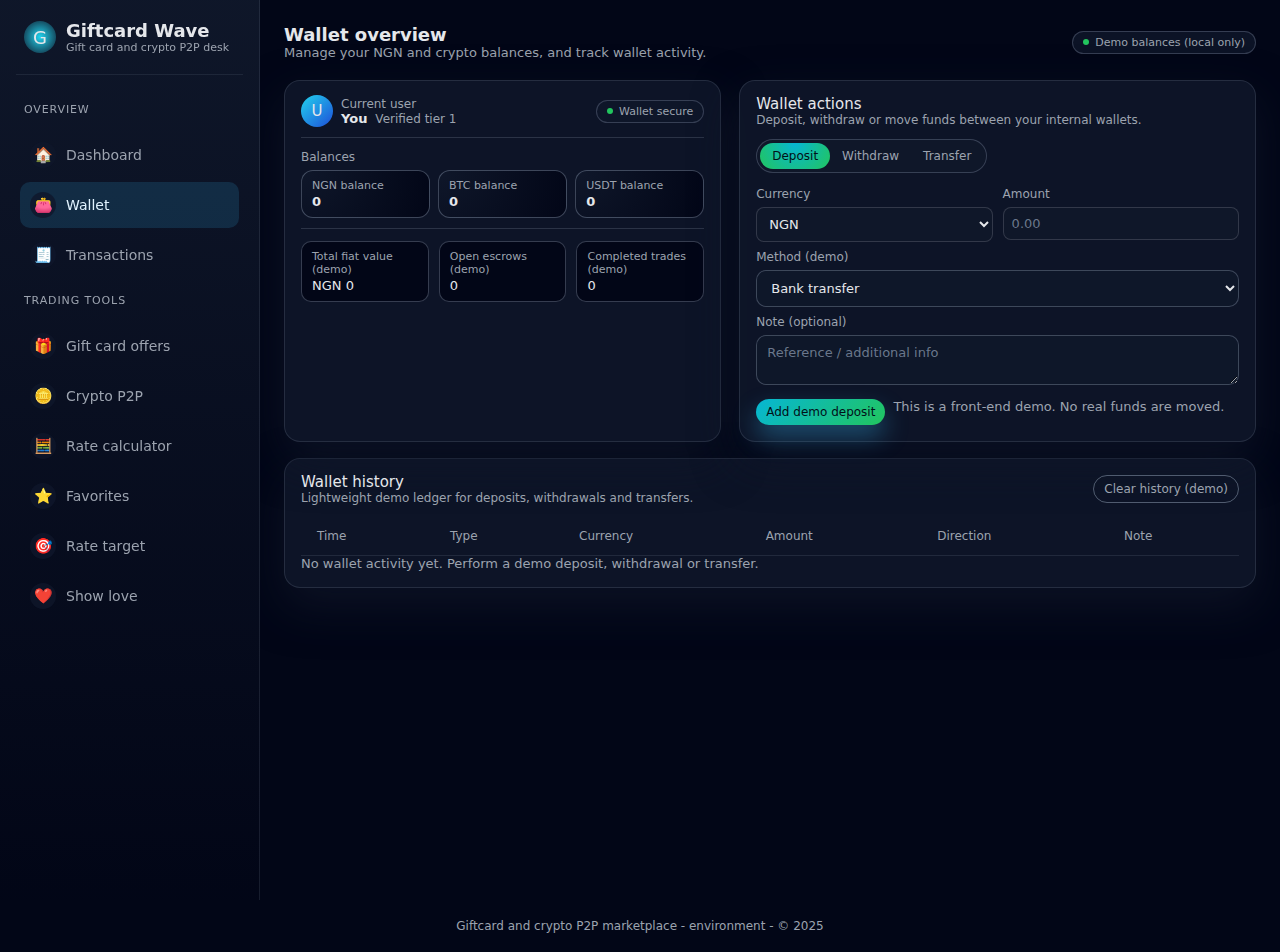
<file: wallet.html>
<!DOCTYPE html>
<html lang="en">

<head>
    <meta charset="utf-8" />
    <meta name="viewport" content="width=device-width,initial-scale=1" />
    <title>Giftcard & Crypto P2P - Wallet</title>
    <link rel="stylesheet" href="styles.css" />
    <!-- Wallet-specific JS -->
    <script src="wallet.js" defer></script>
</head>

<body>
    <button class="menu-btn" id="menuBtn">☰</button>

    <div class="app-shell">
        <!-- Sidebar -->
        <aside class="sidebar" id="sidebar">
            <div class="sidebar-header">
                <div class="sidebar-logo">G</div>
                <div>
                    <div class="sidebar-title">Giftcard Wave</div>
                    <div class="sidebar-subtitle">Gift card and crypto P2P desk</div>
                </div>
            </div>

            <div class="menu-group-label">Overview</div>
            <ul class="menu">
                <li>
                    <a class="menu-item" href="index.html">
                        <span class="icon">🏠</span>
                        <span>Dashboard</span>
                    </a>
                </li>
                <li>
                    <a class="menu-item active" href="wallet.html">
                        <span class="icon">👛</span>
                        <span>Wallet</span>
                    </a>
                </li>
                <li>
                    <a class="menu-item" href="transactions.html">
                        <span class="icon">🧾</span>
                        <span>Transactions</span>
                    </a>
                </li>
            </ul>
            
            <div class="menu-group-label">Trading tools</div>
            <ul class="menu">
                <li>
                    <a class="menu-item" href="giftcard-offers.html">
                        <span class="icon">🎁</span>
                        <span>Gift card offers</span>
                    </a>
                </li>
                <li>
                    <a class="menu-item" href="crypto-p2p.html">
                        <span class="icon">🪙</span>
                        <span>Crypto P2P</span>
                    </a>
                </li>
                <li>
                    <a class="menu-item" href="rate-calculator.html">
                        <span class="icon">🧮</span>
                        <span>Rate calculator</span>
                    </a>
                </li>
                <li>
                    <a class="menu-item" href="favorites.html">
                        <span class="icon">⭐</span>
                        <span>Favorites</span>
                    </a>
                </li>
                <li>
                    <a class="menu-item" href="rate-target.html">
                        <span class="icon">🎯</span>
                        <span>Rate target</span>
                    </a>
                </li>
                <li>
                    <a class="menu-item" href="show-love.html">
                        <span class="icon">❤️</span>
                        <span>Show love</span>
                    </a>
                </li>
            </ul>
        </aside>

        <!-- Main -->
        <main class="main-content">
            <header class="page-header">
                <div>
                    <div class="page-header-title">Wallet overview</div>
                    <div class="page-header-sub">
                        Manage your NGN and crypto balances, and track wallet activity.
                    </div>
                </div>
                <div class="row">
                    <span class="chip">
                        <span class="chip-dot"></span>
                        Demo balances (local only)
                    </span>
                </div>
            </header>

            <!-- Top section: balances + quick stats -->
            <div class="wallet-layout">
                <!-- Balances -->
                <section class="card">
                    <div class="wallet-user">
                        <div class="row">
                            <div class="avatar">U</div>
                            <div>
                                <div class="muted">Current user</div>
                                <div class="small">
                                    <strong id="wallet-username">You</strong>
                                    <span class="muted">&nbsp;Verified tier 1</span>
                                </div>
                            </div>
                        </div>
                        <span class="chip">
                            <span class="chip-dot"></span>
                            Wallet secure
                        </span>
                    </div>

                    <hr />

                    <div>
                        <label class="muted">Balances</label>
                        <div class="balance-group">
                            <div class="balance-card">
                                <div class="balance-label">NGN balance</div>
                                <div class="balance-value">
                                    <strong id="wallet-balance-ng">0</strong>
                                </div>
                            </div>
                            <div class="balance-card">
                                <div class="balance-label">BTC balance</div>
                                <div class="balance-value">
                                    <strong id="wallet-balance-btc">0</strong>
                                </div>
                            </div>
                            <div class="balance-card">
                                <div class="balance-label">USDT balance</div>
                                <div class="balance-value">
                                    <strong id="wallet-balance-usdt">0</strong>
                                </div>
                            </div>
                        </div>
                    </div>

                    <hr />

                    <div class="wallet-stats">
                        <div class="wallet-stat">
                            <div class="wallet-stat-label">Total fiat value (demo)</div>
                            <div class="wallet-stat-value" id="wallet-total-fiat">NGN 0</div>
                        </div>
                        <div class="wallet-stat">
                            <div class="wallet-stat-label">Open escrows (demo)</div>
                            <div class="wallet-stat-value" id="wallet-open-escrows">0</div>
                        </div>
                        <div class="wallet-stat">
                            <div class="wallet-stat-label">Completed trades (demo)</div>
                            <div class="wallet-stat-value" id="wallet-completed-trades">0</div>
                        </div>
                    </div>
                </section>

                <!-- Actions -->
                <section class="card">
                    <div class="card-header">
                        <div>
                            <div class="card-title">Wallet actions</div>
                            <div class="card-subtitle">
                                Deposit, withdraw or move funds between your internal wallets.
                            </div>
                        </div>
                    </div>

                    <!-- Tabs -->
                    <div class="wallet-tabs">
                        <button class="wallet-tab active" data-tab="deposit">Deposit</button>
                        <button class="wallet-tab" data-tab="withdraw">Withdraw</button>
                        <button class="wallet-tab" data-tab="transfer">Transfer</button>
                    </div>

                    <!-- Deposit -->
                    <div id="tab-deposit" class="wallet-tab-panel active">
                        <form id="deposit-form">
                            <div class="form-row">
                                <div class="form-col">
                                    <label>Currency</label>
                                    <select id="deposit-currency">
                                        <option value="NGN">NGN</option>
                                        <option value="BTC">BTC</option>
                                        <option value="USDT">USDT</option>
                                    </select>
                                </div>
                                <div class="form-col">
                                    <label>Amount</label>
                                    <input type="number" id="deposit-amount" min="0" step="0.0001" placeholder="0.00"
                                        required />
                                </div>
                            </div>

                            <div style="margin-top: 8px">
                                <label>Method (demo)</label>
                                <select id="deposit-method">
                                    <option value="bank">Bank transfer</option>
                                    <option value="card">Card payment</option>
                                    <option value="onchain">On-chain (for crypto)</option>
                                </select>
                            </div>

                            <div style="margin-top: 8px">
                                <label>Note (optional)</label>
                                <textarea id="deposit-note" rows="2"
                                    placeholder="Reference / additional info"></textarea>
                            </div>

                            <div style="margin-top: 10px; display: flex; gap: 8px">
                                <button type="submit" class="btn btn-primary btn-sm">
                                    Add demo deposit
                                </button>
                                <span class="muted small">
                                    This is a front-end demo. No real funds are moved.
                                </span>
                            </div>
                        </form>
                    </div>

                    <!-- Withdraw -->
                    <div id="tab-withdraw" class="wallet-tab-panel">
                        <form id="withdraw-form">
                            <div class="form-row">
                                <div class="form-col">
                                    <label>Currency</label>
                                    <select id="withdraw-currency">
                                        <option value="NGN">NGN</option>
                                        <option value="BTC">BTC</option>
                                        <option value="USDT">USDT</option>
                                    </select>
                                </div>
                                <div class="form-col">
                                    <label>Amount</label>
                                    <input type="number" id="withdraw-amount" min="0" step="0.0001" placeholder="0.00"
                                        required />
                                </div>
                            </div>

                            <div style="margin-top: 8px">
                                <label>Destination (demo)</label>
                                <input id="withdraw-destination" placeholder="Bank account / wallet address" />
                            </div>

                            <div style="margin-top: 10px; display: flex; gap: 8px">
                                <button type="submit" class="btn btn-outline btn-sm">
                                    Create demo withdrawal
                                </button>
                                <span class="muted small">
                                    In production this would trigger a real payout.
                                </span>
                            </div>
                        </form>
                    </div>

                    <!-- Transfer -->
                    <div id="tab-transfer" class="wallet-tab-panel">
                        <form id="transfer-form">
                            <div class="form-row">
                                <div class="form-col">
                                    <label>From</label>
                                    <select id="transfer-from">
                                        <option value="NGN">NGN</option>
                                        <option value="BTC">BTC</option>
                                        <option value="USDT">USDT</option>
                                    </select>
                                </div>
                                <div class="form-col">
                                    <label>To</label>
                                    <select id="transfer-to">
                                        <option value="NGN">NGN</option>
                                        <option value="BTC">BTC</option>
                                        <option value="USDT">USDT</option>
                                    </select>
                                </div>
                            </div>

                            <div style="margin-top: 8px">
                                <label>Amount</label>
                                <input type="number" id="transfer-amount" min="0" step="0.0001" placeholder="0.00"
                                    required />
                            </div>

                            <div style="margin-top: 8px">
                                <label>Note (optional)</label>
                                <textarea id="transfer-note" rows="2"
                                    placeholder="Internal move between wallets"></textarea>
                            </div>

                            <div style="margin-top: 10px; display: flex; gap: 8px">
                                <button type="submit" class="btn btn-primary btn-sm">
                                    Add demo transfer
                                </button>
                                <span class="muted small">
                                    Simple 1:1 demo transfer between balances.
                                </span>
                            </div>
                        </form>
                    </div>
                </section>
            </div>

            <!-- History -->
            <section class="card">
                <div class="card-header">
                    <div>
                        <div class="card-title">Wallet history</div>
                        <div class="card-subtitle">
                            Lightweight demo ledger for deposits, withdrawals and transfers.
                        </div>
                    </div>
                    <button id="wallet-clear-history" class="btn btn-outline btn-sm">
                        Clear history (demo)
                    </button>
                </div>

                <div class="wallet-history-wrapper">
                    <table class="tx-table">
                        <thead>
                            <tr>
                                <th>Time</th>
                                <th>Type</th>
                                <th>Currency</th>
                                <th>Amount</th>
                                <th>Direction</th>
                                <th>Note</th>
                            </tr>
                        </thead>
                        <tbody id="wallet-tx-body">
                            <!-- Filled by JS -->
                        </tbody>
                    </table>
                    <div id="wallet-tx-empty" class="muted small">
                        No wallet activity yet. Perform a demo deposit, withdrawal or transfer.
                    </div>
                </div>
            </section>
        </main>
    </div>

    <footer class="footer">
        Giftcard and crypto P2P marketplace - environment - © 2025
    </footer>
</body>


</html>
</file>
<file: styles.css>
:root {
      --bg-body: #020617;
      --bg-shell: #020617;
      --bg-main: #020617;
      --bg-gradient: radial-gradient(circle at top, #1d2849 0, #020617 50%);
      --card: #0b1220;
      --card-soft: rgba(15, 23, 42, 0.85);
      --muted: #9ca3af;
      --accent: #06b6d4;
      --accent-soft: rgba(56, 189, 248, 0.15);
      --danger: #f97316;
      --radius-lg: 16px;
      --radius-md: 12px;
      --radius-sm: 999px;
      --border-subtle: rgba(148, 163, 184, 0.15);
      --glass: rgba(15, 23, 42, 0.9);
      --text-main: #e5e7eb;
      --text-soft: #9ca3af;
      --sidebar-width: 260px;
    }

    * {
      box-sizing: border-box;
      margin: 0;
      padding: 0;
      font-family: system-ui, -apple-system, BlinkMacSystemFont, "Segoe UI",
        Roboto, "Helvetica Neue", Arial, sans-serif;
    }

    body {
    margin: 0;
    background: var(--bg-gradient);
    color: var(--text-main);
    min-height: 100vh;

    display: flex;
    flex-direction: column;
}


    a {
      color: inherit;
      text-decoration: none;
    }

    /* Layout shell */
    .app-shell {
      display: flex;
      min-height: 100vh;
      background: linear-gradient(180deg, #020617 10%, #020617 40%, #020617);
    }

    /* Sidebar */
    .sidebar {
      width: var(--sidebar-width);
      background: linear-gradient(180deg,
          rgba(15, 23, 42, 0.98),
          rgba(2, 6, 23, 0.98));
      border-right: 1px solid var(--border-subtle);
      padding: 20px 16px;
      position: fixed;
      left: 0;
      top: 0;
      bottom: 0;
      overflow-y: auto;
      z-index: 40;
      transition: transform 0.25s ease;
    }

    .sidebar-header {
      display: flex;
      align-items: center;
      gap: 10px;
      padding: 0 8px 20px;
      border-bottom: 1px solid rgba(148, 163, 184, 0.12);
      margin-bottom: 16px;
    }

    .sidebar-logo {
      width: 32px;
      height: 32px;
      border-radius: 999px;
      background: radial-gradient(circle, #22d3ee, #0f172a);
      display: flex;
      align-items: center;
      justify-content: center;
      font-size: 18px;
    }

    .sidebar-title {
      font-size: 18px;
      font-weight: 600;
    }

    .sidebar-subtitle {
      font-size: 11px;
      color: var(--muted);
    }

    .menu {
      list-style: none;
      padding: 10px 4px 0;
    }

    .menu-item {
      padding: 10px 10px;
      display: flex;
      align-items: center;
      gap: 10px;
      font-size: 14px;
      border-radius: 10px;
      cursor: pointer;
      margin-bottom: 4px;
      color: var(--text-soft);
      transition: background 0.2s ease, color 0.2s ease, transform 0.1s ease;
    }

    .menu-item span.icon {
      width: 26px;
      height: 26px;
      border-radius: 999px;
      display: inline-flex;
      align-items: center;
      justify-content: center;
      font-size: 15px;
      background: rgba(15, 23, 42, 0.8);
    }

    .menu-item:hover {
      background: rgba(148, 163, 184, 0.12);
      color: #e5e7eb;
      transform: translateY(-1px);
    }

    .menu-item.active {
      background: var(--accent-soft);
      color: #e0f2fe;
    }

    .menu-group-label {
      font-size: 11px;
      text-transform: uppercase;
      letter-spacing: 0.08em;
      color: var(--muted);
      padding: 12px 8px 6px;
    }

    /* Mobile toggler */
    .menu-btn {
      display: none;
      position: fixed;
      top: 14px;
      left: 16px;
      z-index: 50;
      padding: 8px 10px;
      border-radius: 999px;
      background: rgba(15, 23, 42, 0.9);
      border: 1px solid rgba(148, 163, 184, 0.5);
      font-size: 20px;
      cursor: pointer;
    }

    /* Main content */
    .main-content {
    flex: 1; /* <— This pushes footer to bottom */
    margin-left: var(--sidebar-width);
    padding: 24px 24px 32px;
    width: calc(100% - var(--sidebar-width));
    max-width: 100%;
    box-sizing: border-box;
}



    .page-header {
      display: flex;
      justify-content: space-between;
      align-items: center;
      margin-bottom: 20px;
      gap: 14px;
    }

    .page-header-title {
      font-size: 18px;
      font-weight: 600;
    }

    .page-header-sub {
      font-size: 13px;
      color: var(--muted);
    }

    .chip {
      display: inline-flex;
      align-items: center;
      gap: 6px;
      font-size: 11px;
      padding: 4px 10px;
      border-radius: 999px;
      border: 1px solid rgba(148, 163, 184, 0.3);
      background: rgba(15, 23, 42, 0.8);
      color: var(--muted);
    }

    .chip-dot {
      width: 6px;
      height: 6px;
      border-radius: 999px;
      background: #22c55e;
    }

    /* Cards and utilities */
    .card {
      background: var(--card-soft);
      border-radius: var(--radius-lg);
      padding: 14px 16px 16px;
      border: 1px solid rgba(148, 163, 184, 0.18);
      box-shadow: 0 18px 45px rgba(15, 23, 42, 0.7);
    }

    .card-header {
      display: flex;
      justify-content: space-between;
      align-items: center;
      gap: 10px;
      margin-bottom: 12px;
    }

    .card-title {
      font-size: 15px;
      font-weight: 500;
    }

    .card-subtitle {
      font-size: 12px;
      color: var(--muted);
    }

    .grid {
      display: grid;
      grid-template-columns: minmax(0, 360px) minmax(0, 1fr);
      gap: 18px;
      align-items: flex-start;
    }

    .row {
      display: flex;
      align-items: center;
      gap: 8px;
    }

    .row.space-between {
      justify-content: space-between;
    }

    .muted {
      color: var(--muted);
      font-size: 12px;
    }

    .small {
      font-size: 13px;
    }

    hr {
      border: 0;
      border-top: 1px solid rgba(148, 163, 184, 0.22);
      margin: 10px 0 12px;
    }

    /* Form elements */
    label {
      display: block;
      font-size: 12px;
      color: var(--muted);
      margin-bottom: 6px;
    }

    input,
    select,
    textarea {
      width: 100%;
      padding: 9px 10px;
      border-radius: 10px;
      border: 1px solid rgba(148, 163, 184, 0.35);
      background: rgba(15, 23, 42, 0.85);
      color: inherit;
      font-size: 13px;
      outline: none;
      transition: border-color 0.15s ease, box-shadow 0.15s ease,
        background 0.15s ease;
    }

    input::placeholder,
    textarea::placeholder {
      color: rgba(148, 163, 184, 0.7);
    }

    input:focus,
    select:focus,
    textarea:focus {
      border-color: var(--accent);
      box-shadow: 0 0 0 1px rgba(56, 189, 248, 0.3);
      background: rgba(15, 23, 42, 0.98);
    }

    textarea {
      resize: vertical;
    }

    /* Buttons */
    .btn {
      border: 0;
      padding: 9px 12px;
      border-radius: 999px;
      font-size: 13px;
      cursor: pointer;
      display: inline-flex;
      align-items: center;
      justify-content: center;
      gap: 6px;
      white-space: nowrap;
      transition: transform 0.12s ease, box-shadow 0.12s ease,
        background 0.2s ease, border-color 0.2s ease;
    }

    .btn-primary {
      background: linear-gradient(135deg, #06b6d4, #22c55e);
      color: #021018;
      font-weight: 500;
      box-shadow: 0 12px 24px rgba(56, 189, 248, 0.35);
    }

    .btn-primary:hover {
      transform: translateY(-1px);
      box-shadow: 0 18px 35px rgba(56, 189, 248, 0.45);
    }

    .btn-outline {
      background: transparent;
      color: var(--muted);
      border: 1px solid rgba(148, 163, 184, 0.5);
    }

    .btn-outline:hover {
      border-color: var(--accent);
      color: #e5e7eb;
      background: rgba(15, 23, 42, 0.9);
    }

    .btn-danger {
      background: linear-gradient(135deg, #ef4444, #f97316);
      color: #111827;
    }

    .btn-sm {
      padding: 6px 10px;
      font-size: 12px;
    }

    /* Wallet summary */
    .wallet-user {
      display: flex;
      justify-content: space-between;
      align-items: center;
      gap: 8px;
    }

    .avatar {
      width: 32px;
      height: 32px;
      border-radius: 999px;
      background: linear-gradient(135deg, #22d3ee, #1d4ed8);
      display: inline-flex;
      align-items: center;
      justify-content: center;
      font-size: 15px;
      font-weight: 500;
    }

    .balance-group {
      display: flex;
      justify-content: space-between;
      gap: 8px;
    }

    .balance-card {
      flex: 1;
      background: radial-gradient(circle at top left, #0f172a, #020617);
      padding: 8px 10px;
      border-radius: 12px;
      border: 1px solid rgba(148, 163, 184, 0.4);
    }

    .balance-label {
      font-size: 11px;
      color: var(--muted);
    }

    .balance-value {
      font-size: 13px;
      margin-top: 2px;
    }

    /* Marketplace list */
    .listings {
      display: grid;
      grid-template-columns: repeat(auto-fit, minmax(240px, 1fr));
      gap: 10px;
    }

    .listing {
      background: radial-gradient(circle at top left, #111827, #020617);
      padding: 10px 11px;
      border-radius: var(--radius-md);
      border: 1px solid rgba(148, 163, 184, 0.35);
      display: flex;
      flex-direction: column;
      gap: 6px;
      transition: transform 0.12s ease, box-shadow 0.12s ease,
        border-color 0.12s ease;
    }

    .listing:hover {
      transform: translateY(-2px);
      box-shadow: 0 14px 30px rgba(15, 23, 42, 0.7);
      border-color: rgba(56, 189, 248, 0.6);
    }

    .listing-header {
      display: flex;
      justify-content: space-between;
      align-items: center;
      gap: 8px;
    }

    .pill {
      padding: 4px 10px;
      border-radius: var(--radius-sm);
      font-size: 11px;
      text-transform: uppercase;
      letter-spacing: 0.06em;
      border: 1px solid rgba(148, 163, 184, 0.45);
      color: var(--muted);
    }

    .pill-giftcard {
      background: rgba(56, 189, 248, 0.08);
      border-color: rgba(56, 189, 248, 0.45);
      color: #bae6fd;
    }

    .pill-crypto {
      background: rgba(94, 234, 212, 0.08);
      border-color: rgba(94, 234, 212, 0.6);
      color: #a5f3fc;
    }

    .listing-meta {
      font-size: 11px;
      color: var(--muted);
    }

    .listing-desc {
      font-size: 12px;
      color: #e5e7eb;
    }

    .listing-footer {
      display: flex;
      justify-content: space-between;
      align-items: center;
      margin-top: 4px;
      gap: 8px;
    }

    /* Marketplace filters */
    .market-filters {
      display: flex;
      gap: 8px;
      flex-wrap: wrap;
    }

    .market-filters input {
      max-width: 220px;
    }

    /* Escrows */
    .escrow-list {
      display: flex;
      flex-direction: column;
      gap: 6px;
    }

    .escrow-row {
      display: flex;
      justify-content: space-between;
      align-items: center;
      gap: 8px;
      padding: 6px 0;
      border-bottom: 1px dashed rgba(148, 163, 184, 0.3);
    }

    .escrow-row:last-child {
      border-bottom: 0;
    }

    .tag {
      font-size: 11px;
      padding: 4px 8px;
      border-radius: 999px;
    }

    .tag-success {
      background: linear-gradient(90deg, #0ea5e9, #22c55e);
      color: #022c22;
    }

    .tag-danger {
      background: linear-gradient(90deg, #ef4444, #f97316);
      color: #111827;
    }

    .tag-soft {
      background: rgba(148, 163, 184, 0.2);
      color: #e5e7eb;
    }

    /* Modal */
    .modal-backdrop {
      position: fixed;
      inset: 0;
      background: rgba(15, 23, 42, 0.7);
      display: none;
      align-items: center;
      justify-content: center;
      z-index: 60;
    }

    .modal {
      width: 640px;
      max-width: 96%;
      background: #020617;
      border-radius: 18px;
      padding: 16px 16px 14px;
      border: 1px solid rgba(148, 163, 184, 0.35);
      box-shadow: 0 18px 46px rgba(15, 23, 42, 0.85);
    }

    .modal-header {
      margin-bottom: 10px;
    }

    .modal-title {
      font-size: 16px;
      font-weight: 500;
    }

    .modal-body {
      font-size: 13px;
    }

    .modal-actions {
      display: flex;
      justify-content: flex-end;
      gap: 8px;
      margin-top: 14px;
    }

    /* Footer */
    footer {
    margin-top: auto; /* <— forces it to stay at bottom */
    font-size: 12px;
    color: var(--muted);
    text-align: center;
    padding: 19px 50px;
}


    /* Responsive */
    @media (max-width: 960px) {
      .grid {
        grid-template-columns: minmax(0, 1fr);
      }

      .page-header {
        flex-direction: column;
        align-items: flex-start;
      }
    }

    @media (max-width: 850px) {
      .sidebar {
        transform: translateX(-100%);
      }

      .sidebar.show {
        transform: translateX(0);
      }

      .menu-btn {
        display: inline-flex;
        align-items: center;
        justify-content: center;
      }

      .main-content {
        margin-left: 0;
        padding-top: 60px;
      }
    }

    @media (max-width: 480px) {
      .main-content {
        padding: 18px 14px 26px;
      }

      .balance-group {
        flex-direction: column;
      }

      .market-filters input {
        max-width: 100%;
      }
    }


    /* Wallet page layout */
.wallet-layout {
  display: grid;
  grid-template-columns: minmax(0, 1.1fr) minmax(0, 1.3fr);
  gap: 18px;
  margin-bottom: 16px;
}

.wallet-stats {
  display: grid;
  grid-template-columns: repeat(3, minmax(0, 1fr));
  gap: 10px;
  margin-top: 4px;
}

.wallet-stat {
  background: radial-gradient(circle at top left, #020617, #020617);
  border-radius: 10px;
  border: 1px solid rgba(148, 163, 184, 0.35);
  padding: 8px 10px;
}

.wallet-stat-label {
  font-size: 11px;
  color: var(--muted);
}

.wallet-stat-value {
  font-size: 13px;
  margin-top: 2px;
}

/* Wallet tabs */
.wallet-tabs {
  display: inline-flex;
  background: rgba(15, 23, 42, 0.9);
  border-radius: 999px;
  padding: 3px;
  border: 1px solid rgba(148, 163, 184, 0.3);
  margin-bottom: 10px;
}

.wallet-tab {
  border: 0;
  background: transparent;
  color: var(--muted);
  font-size: 12px;
  padding: 6px 12px;
  border-radius: 999px;
  cursor: pointer;
}

.wallet-tab.active {
  background: radial-gradient(circle at top, #06b6d4, #22c55e);
  color: #021018;
  font-weight: 500;
}

.wallet-tab-panel {
  display: none;
  margin-top: 4px;
}

.wallet-tab-panel.active {
  display: block;
}

/* Simple form layout helpers */
.form-row {
  display: flex;
  gap: 10px;
}

.form-col {
  flex: 1;
}

/* Wallet history table */
.wallet-history-wrapper {
  margin-top: 6px;
  overflow-x: auto;
}

.tx-table {
  width: 100%;
  border-collapse: collapse;
  font-size: 12px;
}

.tx-table th,
.tx-table td {
  padding: 6px 8px;
  border-bottom: 1px solid rgba(148, 163, 184, 0.15);
  text-align: left;
}

.tx-table th {
  font-weight: 500;
  color: var(--muted);
}

.tx-table tr:last-child td {
  border-bottom: 0;
}

/* Responsive for wallet layout */
@media (max-width: 960px) {
  .wallet-layout {
    grid-template-columns: minmax(0, 1fr);
  }

  .wallet-stats {
    grid-template-columns: repeat(2, minmax(0, 1fr));
  }
}

@media (max-width: 600px) {
  .wallet-stats {
    grid-template-columns: minmax(0, 1fr);
  }

  .form-row {
    flex-direction: column;
  }
}




/* Transaction Page */
.transaction-filters {
  display: flex;
  gap: 10px;
  justify-content: space-between;
  margin-bottom: 16px;
}

.tx-table {
  width: 100%;
  border-collapse: collapse;
}

.tx-table th,
.tx-table td {
  padding: 12px 16px;
  border-bottom: 1px solid rgba(148, 163, 184, 0.15);
  text-align: left;
}

.tx-table th {
  font-weight: 500;
  color: var(--muted);
}

.tx-table tr:last-child td {
  border-bottom: 0;
}

.modal-backdrop {
  position: fixed;
  inset: 0;
  background: rgba(15, 23, 42, 0.8);
  display: none;
  align-items: center;
  justify-content: center;
  z-index: 50;
}

.modal {
  width: 500px;
  max-width: 95%;
  background: #020617;
  border-radius: 10px;
  padding: 20px;
  border: 1px solid rgba(148, 163, 184, 0.35);
}

.modal-header {
  margin-bottom: 10px;
  font-size: 16px;
}

.modal-actions {
  display: flex;
  justify-content: flex-end;
  margin-top: 12px;
}

#transaction-empty {
  margin-top: 10px;
  text-align: center;
  color: var(--muted);
}




/* Gift card offers layout */
.offers-filter-row {
  display: grid;
  grid-template-columns: repeat(4, minmax(0, 1fr));
  gap: 10px;
  margin-top: 10px;
}

.offers-grid {
  display: grid;
  grid-template-columns: repeat(auto-fit, minmax(260px, 1fr));
  gap: 10px;
  margin-top: 8px;
}

/* Rich offer card */
.offer-card {
  background: radial-gradient(circle at top left, #111827, #020617);
  border-radius: 14px;
  border: 1px solid rgba(148, 163, 184, 0.35);
  padding: 10px 11px;
  display: flex;
  flex-direction: column;
  gap: 6px;
  transition: transform 0.12s ease, box-shadow 0.12s ease,
    border-color 0.12s ease;
}

.offer-card:hover {
  transform: translateY(-2px);
  box-shadow: 0 14px 30px rgba(15, 23, 42, 0.7);
  border-color: rgba(56, 189, 248, 0.7);
}

.offer-card-header {
  display: flex;
  justify-content: space-between;
  align-items: center;
  gap: 8px;
}

.offer-brand {
  font-size: 14px;
  font-weight: 600;
}

.offer-country {
  font-size: 11px;
  color: var(--muted);
}

.offer-side-badge {
  padding: 3px 9px;
  border-radius: 999px;
  font-size: 11px;
  text-transform: uppercase;
  letter-spacing: 0.06em;
}

.offer-side-badge.buy {
  background: rgba(56, 189, 248, 0.16);
  border: 1px solid rgba(56, 189, 248, 0.6);
  color: #e0f2fe;
}

.offer-side-badge.sell {
  background: rgba(249, 115, 22, 0.16);
  border: 1px solid rgba(249, 115, 22, 0.7);
  color: #ffedd5;
}

.offer-main-row {
  display: flex;
  justify-content: space-between;
  gap: 8px;
  font-size: 12px;
}

.offer-main-row strong {
  font-size: 13px;
}

.offer-meta-row {
  display: flex;
  justify-content: space-between;
  gap: 8px;
  font-size: 11px;
  color: var(--muted);
}

.offer-footer-row {
  display: flex;
  justify-content: space-between;
  align-items: center;
  gap: 8px;
  margin-top: 4px;
}

/* Modal tweaks to feel consistent */
.modal {
  background: #020617;
  border-radius: 18px;
  border: 1px solid rgba(148, 163, 184, 0.35);
  padding: 16px 16px 14px;
  box-shadow: 0 18px 46px rgba(15, 23, 42, 0.85);
}

.modal-body-details {
  display: grid;
  grid-template-columns: repeat(2, minmax(0, 1fr));
  gap: 10px;
  font-size: 12px;
}

.modal-body-details div {
  background: rgba(15, 23, 42, 0.85);
  border-radius: 10px;
  padding: 6px 8px;
  border: 1px solid rgba(148, 163, 184, 0.25);
}

.modal-body-details label {
  display: block;
  font-size: 11px;
  color: var(--muted);
  margin-bottom: 2px;
}

.modal-body-terms {
  margin-top: 10px;
  font-size: 12px;
}

/* Responsive for offers page */
@media (max-width: 960px) {
  .offers-filter-row {
    grid-template-columns: repeat(2, minmax(0, 1fr));
  }
}

@media (max-width: 600px) {
  .offers-filter-row {
    grid-template-columns: minmax(0, 1fr);
  }

  .modal-body-details {
    grid-template-columns: minmax(0, 1fr);
  }
}



/* Crypto P2P Page Styles */
.offers-filter-row {
  display: grid;
  grid-template-columns: repeat(4, minmax(0, 1fr));
  gap: 10px;
  margin-top: 10px;
}

.offers-grid {
  display: grid;
  grid-template-columns: repeat(auto-fit, minmax(260px, 1fr));
  gap: 10px;
  margin-top: 8px;
}

/* Offer Card Styling */
.offer-card {
  background: radial-gradient(circle at top left, #111827, #020617);
  border-radius: 14px;
  border: 1px solid rgba(148, 163, 184, 0.35);
  padding: 10px 11px;
  display: flex;
  flex-direction: column;
  gap: 6px;
}

.offer-card-header {
  display: flex;
  justify-content: space-between;
  gap: 8px;
}

.offer-crypto {
  font-size: 14px;
  font-weight: 600;
}

.offer-country {
  font-size: 11px;
  color: var(--muted);
}

.offer-side-badge {
  padding: 3px 9px;
  border-radius: 999px;
  font-size: 11px;
  text-transform: uppercase;
  letter-spacing: 0.06em;
}

.offer-side-badge.buy {
  background: rgba(56, 189, 248, 0.16);
  border: 1px solid rgba(56, 189, 248, 0.6);
  color: #e0f2fe;
}

.offer-side-badge.sell {
  background: rgba(249, 115, 22, 0.16);
  border: 1px solid rgba(249, 115, 22, 0.7);
  color: #ffedd5;
}

.offer-main-row {
  display: flex;
  justify-content: space-between;
  gap: 8px;
  font-size: 12px;
}

.offer-footer-row {
  display: flex;
  justify-content: space-between;
  align-items: center;
  gap: 8px;
  margin-top: 4px;
}

/* Modal styling */
.modal {
  background: #020617;
  border-radius: 18px;
  border: 1px solid rgba(148, 163, 184, 0.35);
  padding: 16px 16px 14px;
  box-shadow: 0 18px 46px rgba(15, 23, 42, 0.85);
}

.modal-body-details {
  display: grid;
  grid-template-columns: repeat(2, minmax(0, 1fr));
  gap: 10px;
  font-size: 12px;
}
.modal-body-details div {
  background: rgba(15, 23, 42, 0.85);
  border-radius: 10px;
  padding: 6px 8px;
  border: 1px solid rgba(148, 163, 184, 0.25);
}



/* Rate Calculator Styles */
.form-row {
  display: flex;
  gap: 10px;
  justify-content: space-between;
}

.form-col {
  flex: 1;
}

.form-col input, .form-col select {
  width: 100%;
  padding: 8px;
  border-radius: 8px;
  border: 1px solid rgba(255, 255, 255, 0.15);
  background: var(--glass);
}

#calculate-btn, #reset-btn {
  padding: 10px 20px;
  font-size: 14px;
  cursor: pointer;
  border-radius: 8px;
  margin-top: 10px;
}

#calculate-btn {
  background: linear-gradient(135deg, #06b6d4, #22c55e);
  color: #021018;
  border: none;
}

#reset-btn {
  background: transparent;
  color: var(--muted);
  border: 1px solid rgba(148, 163, 184, 0.35);
}

#calculate-btn:hover {
  background: linear-gradient(135deg, #22c55e, #06b6d4);
}

#reset-btn:hover {
  border-color: #22c55e;
  color: #e0f2fe;
}

#live-rates {
  font-size: 12px;
  margin-top: 8px;
  color: var(--muted);
  text-align: center;
}
#result-card {
  background: var(--card-soft);
  border-radius: 12px;
  padding: 16px;
  margin-top: 16px;
  border: 1px solid rgba(148, 163, 184, 0.25);
}




/* Favorites Page Styles */
.offers-filter-row {
  display: grid;
  grid-template-columns: repeat(2, minmax(0, 1fr));
  gap: 10px;
  margin-top: 10px;
}

#favorites-list {
  display: grid;
  grid-template-columns: repeat(auto-fill, minmax(250px, 1fr));
  gap: 10px;
  margin-top: 16px;
}

#favorites-empty {
  text-align: center;
  margin-top: 20px;
  color: var(--muted);
}

.favorite-card {
  background: radial-gradient(circle at top left, #111827, #020617);
  border-radius: 14px;
  padding: 10px 11px;
  box-shadow: 0 4px 10px rgba(0, 0, 0, 0.2);
  display: flex;
  flex-direction: column;
  gap: 6px;
  transition: transform 0.12s ease, box-shadow 0.12s ease,
    border-color 0.12s ease;
}

.favorite-card-header {
  display: flex;
  justify-content: space-between;
  gap: 8px;
}

.favorite-card-body {
  display: flex;
  flex-direction: column;
}

.favorite-footer-row {
  display: flex;
  justify-content: space-between;
  margin-top: 10px;
}

/* Modal styling */
.modal {
  background: #020617;
  border-radius: 18px;
  padding: 16px 16px 14px;
  box-shadow: 0 18px 46px rgba(15, 23, 42, 0.85);
}

.modal-body-details {
  display: grid;
  grid-template-columns: repeat(2, minmax(0, 1fr));
  gap: 10px;
  font-size: 12px;
}
</file>
